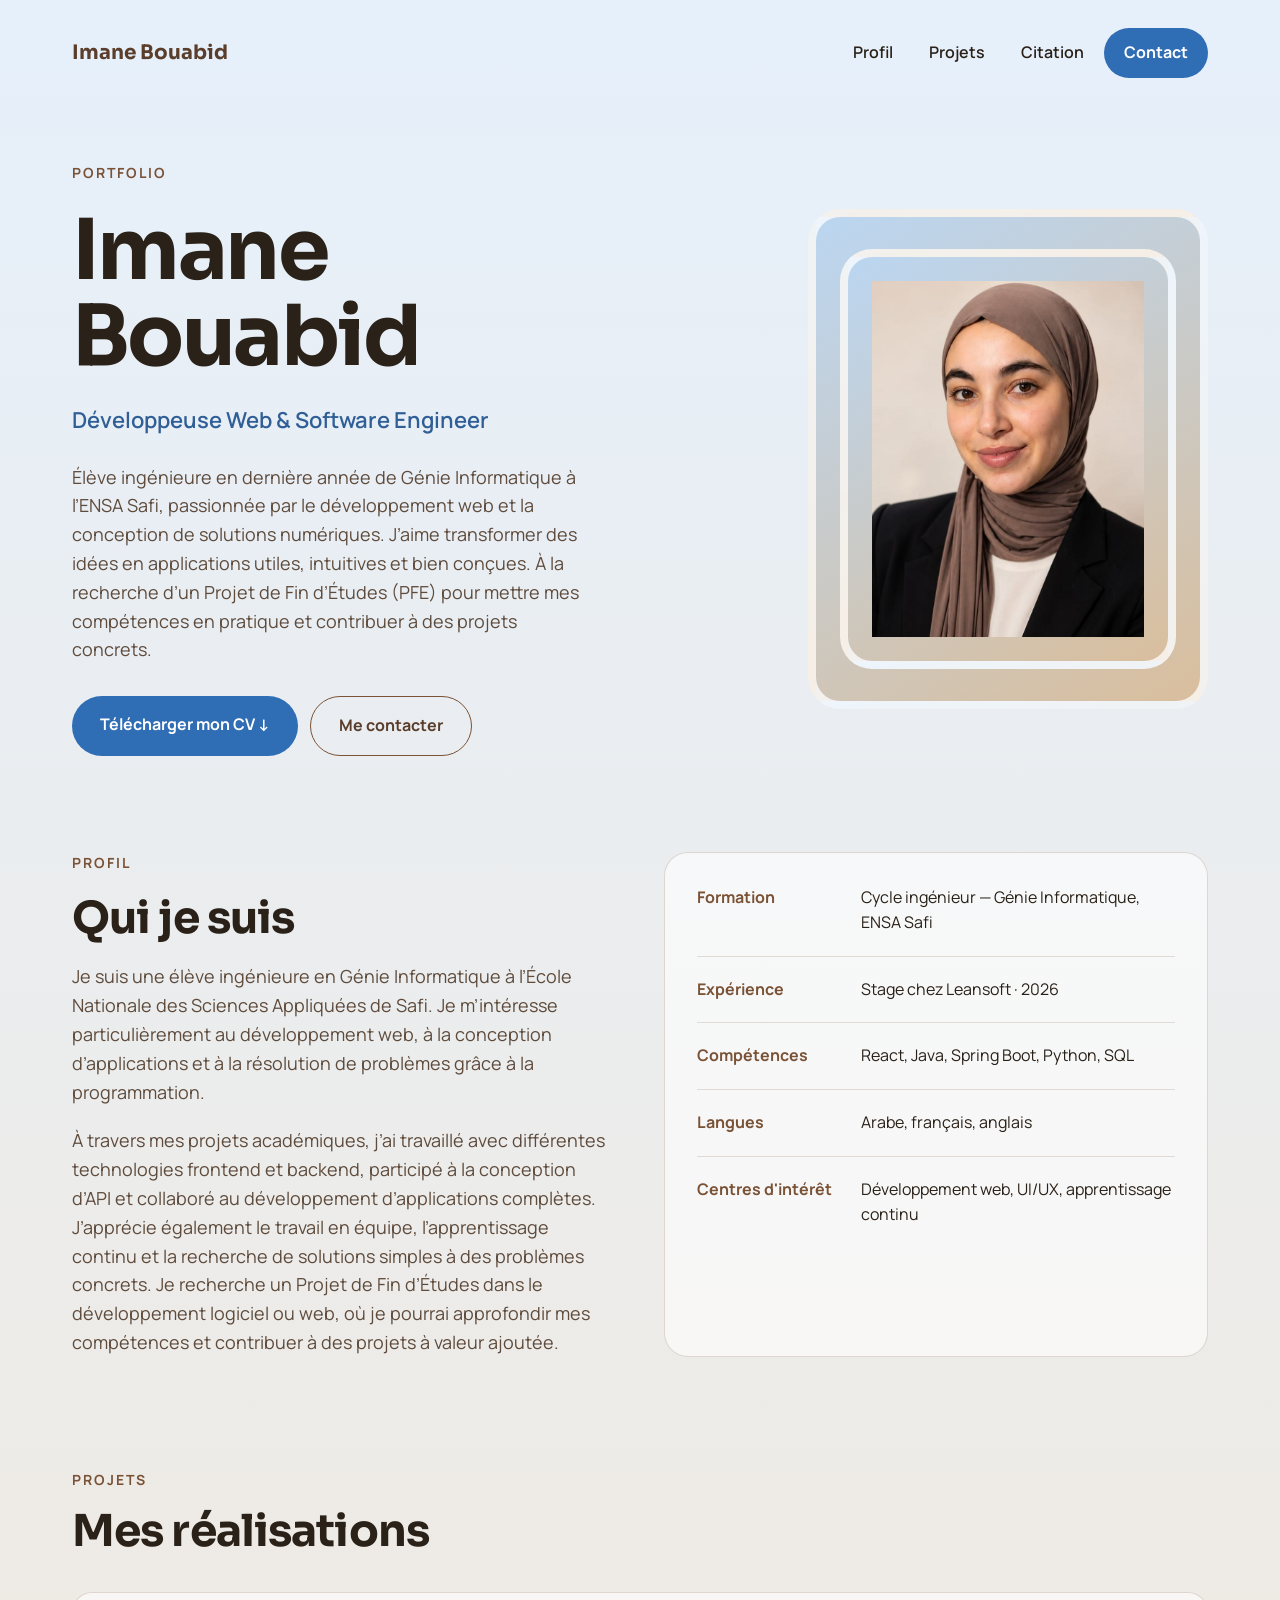
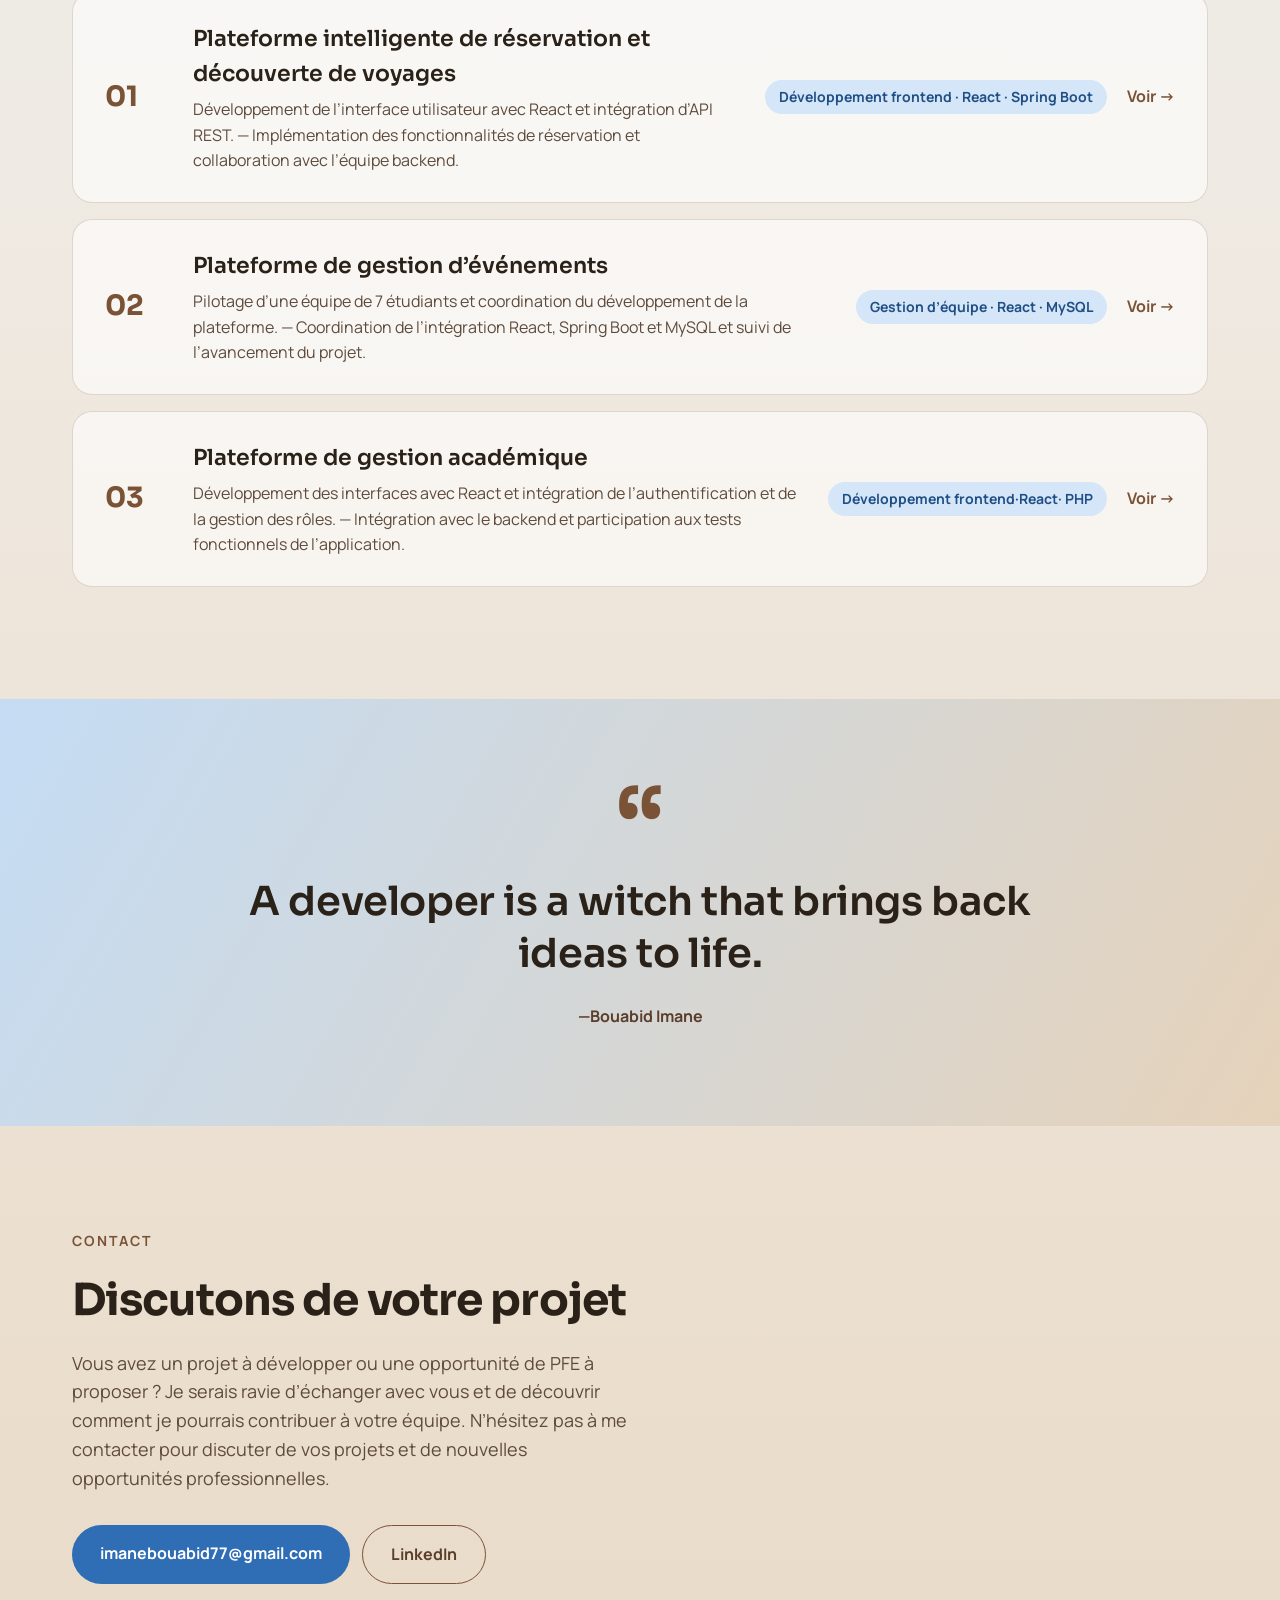
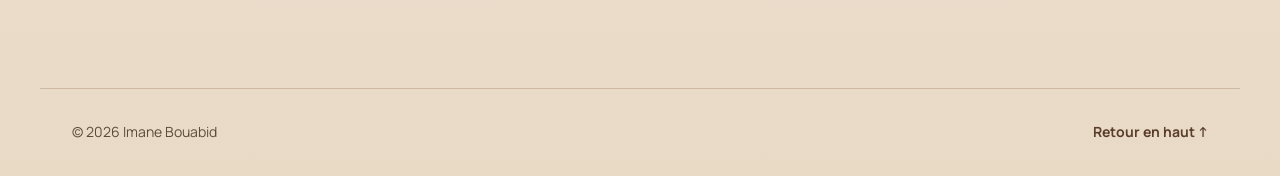
<file: index.html>
<!doctype html>
<html lang="fr">
<head>
  <meta charset="utf-8">
  <meta name="viewport" content="width=device-width, initial-scale=1">
  <title>Portfolio – Imane Bouabid</title>
  <link rel="preconnect" href="https://fonts.googleapis.com">
  <link rel="preconnect" href="https://fonts.gstatic.com" crossorigin>
  <link rel="stylesheet" href="https://fonts.googleapis.com/css2?family=Sora:wght@500;600;700&family=Manrope:wght@400;500;600;700&display=swap">
  <link rel="stylesheet" href="style.css">
</head>


  <header class="conteneur entete">
    <a href="#accueil" class="logo">Imane Bouabid</a>
    <nav aria-label="Navigation principale" class="menu">
      <a href="#profil">Profil</a>
      <a href="#projets">Projets</a>
      <a href="#citation">Citation</a>
      <a href="#contact" class="bouton-menu">Contact</a>
    </nav>
  </header>

  <main>

    <!-- ACCUEIL : nom à gauche, photo à droite -->
    <section id="accueil" class="conteneur accueil">
      <div class="accueil-texte">
        <span class="etiquette">Portfolio</span>
        <h1>Imane<br>Bouabid</h1>
        <p class="metier">Développeuse Web & Software Engineer</p>
        <p class="intro">Élève ingénieure en dernière année de Génie Informatique à l’ENSA Safi, passionnée par le développement web et la conception de solutions numériques. J’aime transformer des idées en applications utiles, intuitives et bien conçues.

À la recherche d’un Projet de Fin d’Études (PFE) pour mettre mes compétences en pratique et contribuer à des projets concrets.</p>
        <div class="boutons">
          <a href="CV.pdf" class="bouton bouton-plein" download>Télécharger mon CV ↓</a>
          <a href="#contact" class="bouton bouton-contour">Me contacter</a>
        </div>
      </div>

      <!-- Pour votre photo : <img src="photo.jpg" alt="Portrait de [Prénom Nom]" class="photo"> -->
      <div class="photo"><img src="photo.jpeg" alt="Portrait de [Prénom Nom]" class="photo"></div>
    </section>

    <!-- PROFIL -->
    <section id="profil" class="conteneur profil">
      <div class="profil-texte">
        <span class="etiquette">Profil</span>
        <h2>Qui je suis</h2>
        <p>Je suis une élève ingénieure en Génie Informatique à l’École Nationale des Sciences Appliquées de Safi. Je m’intéresse particulièrement au développement web, à la conception d’applications et à la résolution de problèmes grâce à la programmation.</p>
        <p>À travers mes projets académiques, j’ai travaillé avec différentes technologies frontend et backend, participé à la conception d’API et collaboré au développement d’applications complètes. J’apprécie également le travail en équipe, l’apprentissage continu et la recherche de solutions simples à des problèmes concrets.

Je recherche un Projet de Fin d’Études dans le développement logiciel ou web, où je pourrai approfondir mes compétences et contribuer à des projets à valeur ajoutée.</p>
      </div>

      <dl class="fiche">
        <div><dt>Formation</dt><dd>Cycle ingénieur — Génie Informatique, ENSA Safi</dd></div>
        <div><dt>Expérience</dt><dd>Stage chez Leansoft · 2026</dd></div>
        <div><dt>Compétences</dt><dd>React, Java, Spring Boot, Python, SQL</dd></div>
        <div><dt>Langues</dt><dd>Arabe, français, anglais</dd></div>
        <div><dt>Centres d'intérêt</dt><dd>Développement web, UI/UX, apprentissage continu</dd></div>
      </dl>
    </section>

    <!-- PROJETS -->
    <section id="projets" class="conteneur projets">
      <span class="etiquette">Projets</span>
      <h2>Mes réalisations</h2>

      <div class="liste-projets">
        <a href="#" class="projet">
          <span class="numero">01</span>
          <div class="projet-texte">
            <h3>Plateforme intelligente de réservation et découverte de voyages</h3>
            <p>Développement de l’interface utilisateur avec React et intégration d’API REST.
— Implémentation des fonctionnalités de réservation et collaboration avec l’équipe backend.
</p>
          </div>
          <div class="projet-infos">
            <span class="pastille">Développement frontend · React · Spring Boot</span>
            <span class="voir">Voir →</span>
          </div>
        </a>

        <a href="https://github.com/Imane-Bouabid/gestion-des-evenements" class="projet">
          <span class="numero">02</span>
          <div class="projet-texte">
            <h3>Plateforme de gestion d’événements</h3>
            <p>Pilotage d’une équipe de 7 étudiants et coordination du développement de la plateforme.
— Coordination de l’intégration React, Spring Boot et MySQL et suivi de l’avancement du projet.</p>
          </div>
          <div class="projet-infos">
            <span class="pastille">Gestion d’équipe · React · MySQL</span>
            <span class="voir">Voir →</span>
          </div>
        </a>

        <a href="https://github.com/Imane-Bouabid/Gestion-academique" class="projet">
          <span class="numero">03</span>
          <div class="projet-texte">
            <h3>Plateforme de gestion académique</h3>
            <p>Développement des interfaces avec React et intégration de l’authentification et de la gestion des rôles.
— Intégration avec le backend et participation aux tests fonctionnels de l’application.</p>
          </div>
          <div class="projet-infos">
            <span class="pastille">Développement frontend·React· PHP</span>
            <span class="voir">Voir →</span>
          </div>
        </a>
      </div>
    </section>

    <!-- CITATION -->
    <section id="citation" class="citation">
      <figure>
        <span class="guillemet" aria-hidden="true">“</span>
        <blockquote>A developer is a witch that brings back ideas to life.</blockquote>
        <figcaption>—Bouabid Imane</figcaption>
      </figure>
    </section>

    <!-- CONTACT -->
    <section id="contact" class="conteneur contact">
      <span class="etiquette">Contact</span>
      <h2>Discutons de votre projet</h2>
      <p>Vous avez un projet à développer ou une opportunité de PFE à proposer ? Je serais ravie d’échanger avec vous et de découvrir comment je pourrais contribuer à votre équipe.

N’hésitez pas à me contacter pour discuter de vos projets et de nouvelles opportunités professionnelles.</p>
      <div class="boutons">
        <a href="mailto:imanebouabid77@gmail.com" class="bouton bouton-plein">imanebouabid77@gmail.com</a>
        <a href="https://www.linkedin.com/in/imane-bouabid-7335a227b/" class="bouton bouton-contour">LinkedIn</a>
      </div>
    </section>

  </main>

  <footer class="conteneur pied">
    <span>© 2026 Imane Bouabid</span>
    <a href="#accueil">Retour en haut ↑</a>
  </footer>

</body>
</html>
</file>
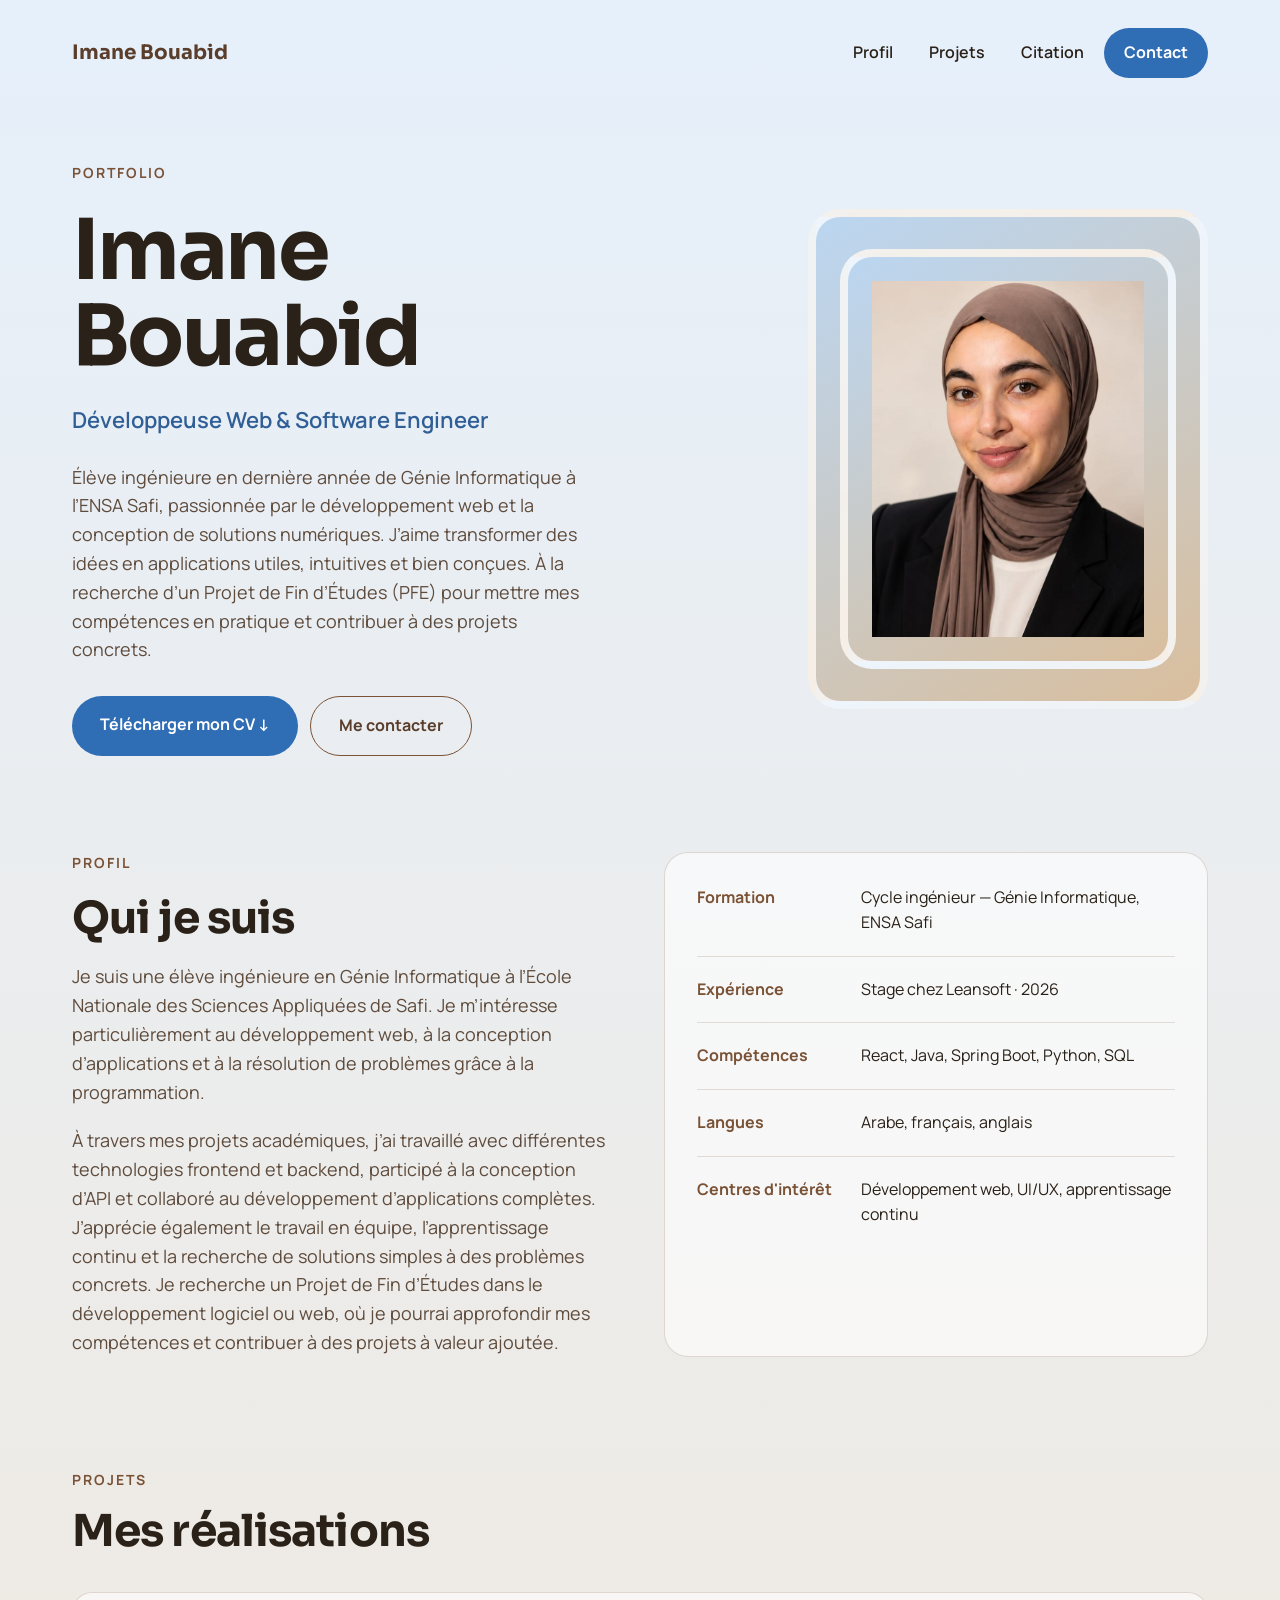
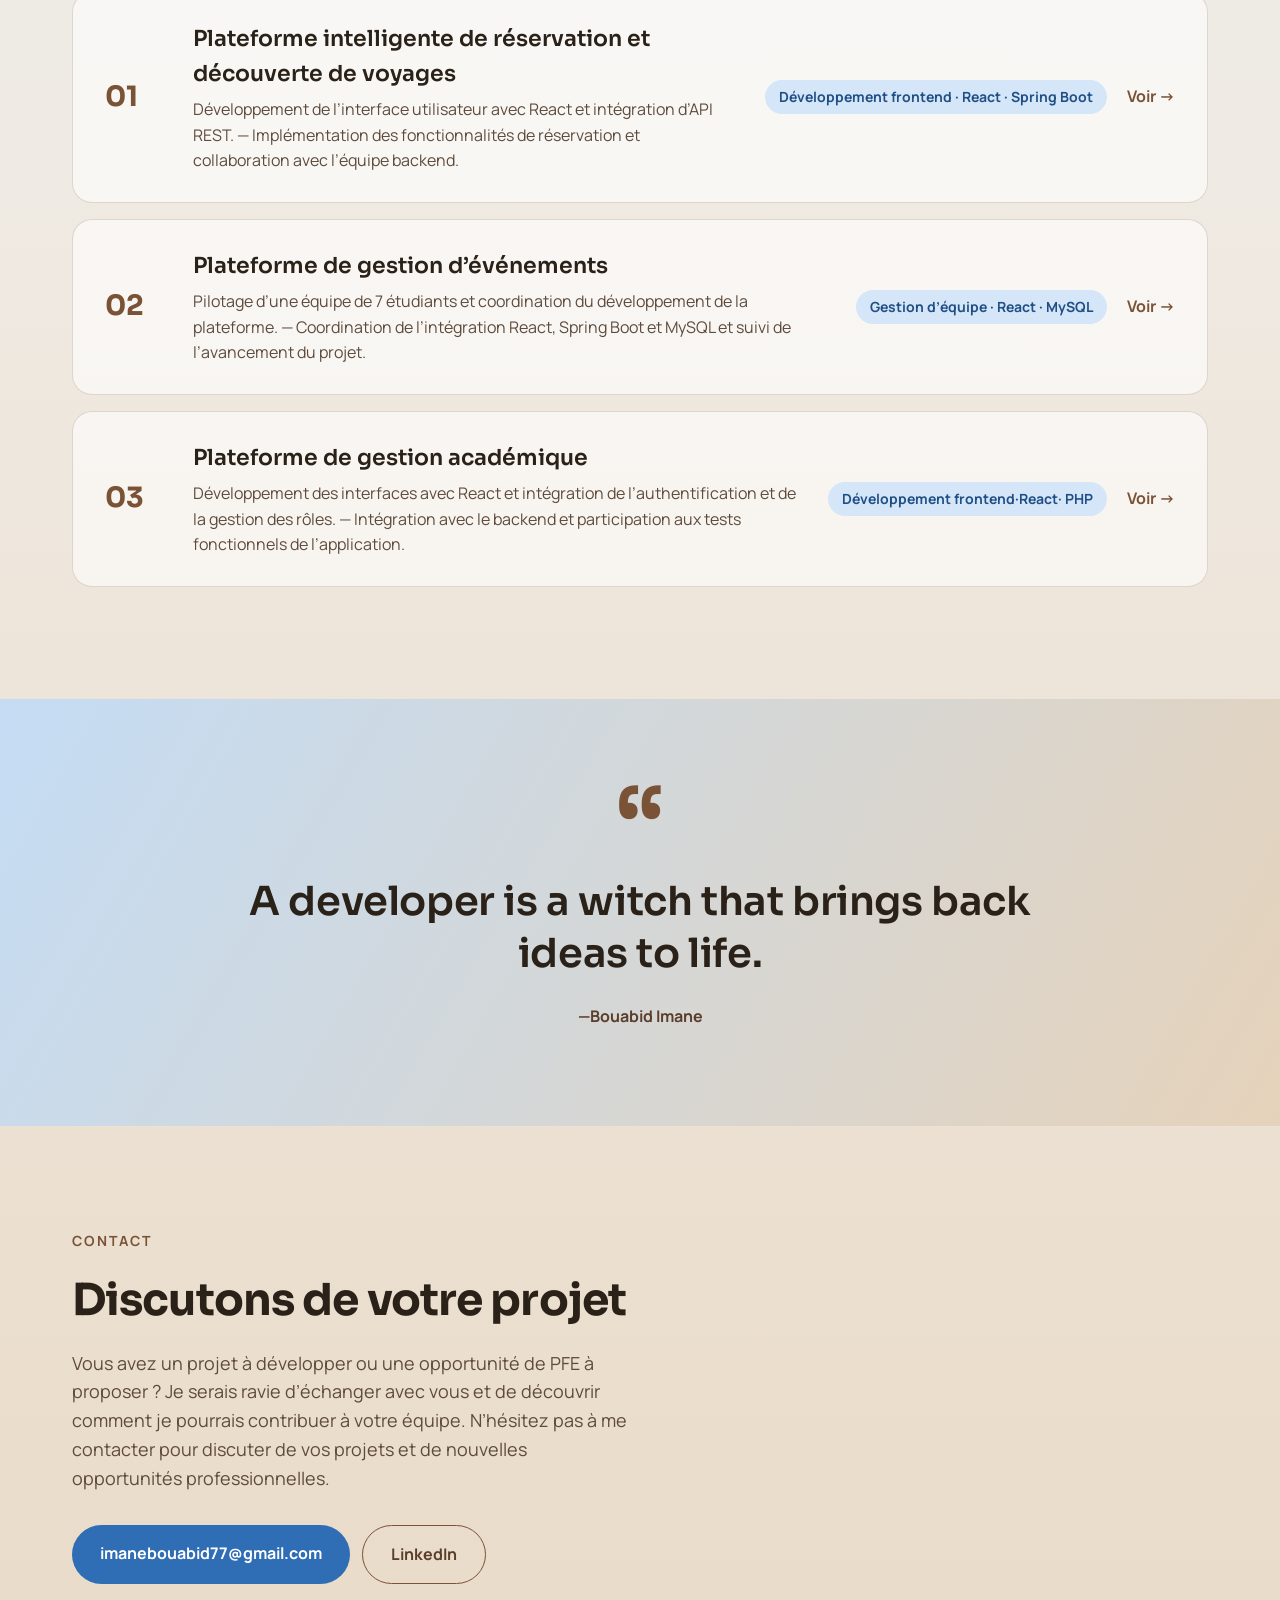
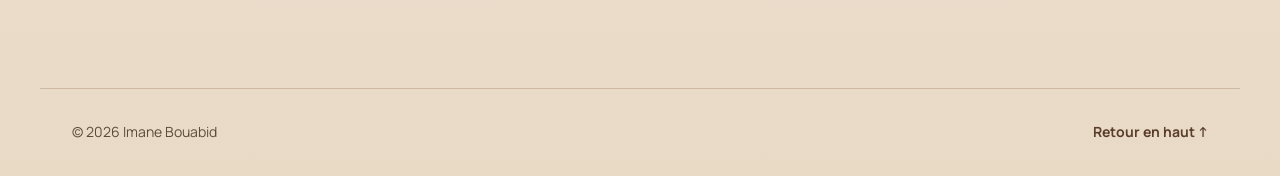
<file: page.html>
<!doctype html>
<html lang="fr">
<head>
  <meta charset="utf-8">
  <meta name="viewport" content="width=device-width, initial-scale=1">
  <title>Portfolio – Imane Bouabid</title>
  <link rel="preconnect" href="https://fonts.googleapis.com">
  <link rel="preconnect" href="https://fonts.gstatic.com" crossorigin>
  <link rel="stylesheet" href="https://fonts.googleapis.com/css2?family=Sora:wght@500;600;700&family=Manrope:wght@400;500;600;700&display=swap">
  <link rel="stylesheet" href="style.css">
</head>


  <header class="conteneur entete">
    <a href="#accueil" class="logo">Imane Bouabid</a>
    <nav aria-label="Navigation principale" class="menu">
      <a href="#profil">Profil</a>
      <a href="#projets">Projets</a>
      <a href="#citation">Citation</a>
      <a href="#contact" class="bouton-menu">Contact</a>
    </nav>
  </header>

  <main>

    <!-- ACCUEIL : nom à gauche, photo à droite -->
    <section id="accueil" class="conteneur accueil">
      <div class="accueil-texte">
        <span class="etiquette">Portfolio</span>
        <h1>Imane<br>Bouabid</h1>
        <p class="metier">Développeuse Web & Software Engineer</p>
        <p class="intro">Élève ingénieure en dernière année de Génie Informatique à l’ENSA Safi, passionnée par le développement web et la conception de solutions numériques. J’aime transformer des idées en applications utiles, intuitives et bien conçues.

À la recherche d’un Projet de Fin d’Études (PFE) pour mettre mes compétences en pratique et contribuer à des projets concrets.</p>
        <div class="boutons">
          <a href="CV.pdf" class="bouton bouton-plein" download>Télécharger mon CV ↓</a>
          <a href="#contact" class="bouton bouton-contour">Me contacter</a>
        </div>
      </div>

      <!-- Pour votre photo : <img src="photo.jpg" alt="Portrait de [Prénom Nom]" class="photo"> -->
      <div class="photo"><img src="photo.jpeg" alt="Portrait de [Prénom Nom]" class="photo"></div>
    </section>

    <!-- PROFIL -->
    <section id="profil" class="conteneur profil">
      <div class="profil-texte">
        <span class="etiquette">Profil</span>
        <h2>Qui je suis</h2>
        <p>Je suis une élève ingénieure en Génie Informatique à l’École Nationale des Sciences Appliquées de Safi. Je m’intéresse particulièrement au développement web, à la conception d’applications et à la résolution de problèmes grâce à la programmation.</p>
        <p>À travers mes projets académiques, j’ai travaillé avec différentes technologies frontend et backend, participé à la conception d’API et collaboré au développement d’applications complètes. J’apprécie également le travail en équipe, l’apprentissage continu et la recherche de solutions simples à des problèmes concrets.

Je recherche un Projet de Fin d’Études dans le développement logiciel ou web, où je pourrai approfondir mes compétences et contribuer à des projets à valeur ajoutée.</p>
      </div>

      <dl class="fiche">
        <div><dt>Formation</dt><dd>Cycle ingénieur — Génie Informatique, ENSA Safi</dd></div>
        <div><dt>Expérience</dt><dd>Stage chez Leansoft · 2026</dd></div>
        <div><dt>Compétences</dt><dd>React, Java, Spring Boot, Python, SQL</dd></div>
        <div><dt>Langues</dt><dd>Arabe, français, anglais</dd></div>
        <div><dt>Centres d'intérêt</dt><dd>Développement web, UI/UX, apprentissage continu</dd></div>
      </dl>
    </section>

    <!-- PROJETS -->
    <section id="projets" class="conteneur projets">
      <span class="etiquette">Projets</span>
      <h2>Mes réalisations</h2>

      <div class="liste-projets">
        <a href="#" class="projet">
          <span class="numero">01</span>
          <div class="projet-texte">
            <h3>Plateforme intelligente de réservation et découverte de voyages</h3>
            <p>Développement de l’interface utilisateur avec React et intégration d’API REST.
— Implémentation des fonctionnalités de réservation et collaboration avec l’équipe backend.
</p>
          </div>
          <div class="projet-infos">
            <span class="pastille">Développement frontend · React · Spring Boot</span>
            <span class="voir">Voir →</span>
          </div>
        </a>

        <a href="https://github.com/Imane-Bouabid/gestion-des-evenements" class="projet">
          <span class="numero">02</span>
          <div class="projet-texte">
            <h3>Plateforme de gestion d’événements</h3>
            <p>Pilotage d’une équipe de 7 étudiants et coordination du développement de la plateforme.
— Coordination de l’intégration React, Spring Boot et MySQL et suivi de l’avancement du projet.</p>
          </div>
          <div class="projet-infos">
            <span class="pastille">Gestion d’équipe · React · MySQL</span>
            <span class="voir">Voir →</span>
          </div>
        </a>

        <a href="https://github.com/Imane-Bouabid/Gestion-academique" class="projet">
          <span class="numero">03</span>
          <div class="projet-texte">
            <h3>Plateforme de gestion académique</h3>
            <p>Développement des interfaces avec React et intégration de l’authentification et de la gestion des rôles.
— Intégration avec le backend et participation aux tests fonctionnels de l’application.</p>
          </div>
          <div class="projet-infos">
            <span class="pastille">Développement frontend·React· PHP</span>
            <span class="voir">Voir →</span>
          </div>
        </a>
      </div>
    </section>

    <!-- CITATION -->
    <section id="citation" class="citation">
      <figure>
        <span class="guillemet" aria-hidden="true">“</span>
        <blockquote>A developer is a witch that brings back ideas to life.</blockquote>
        <figcaption>—Bouabid Imane</figcaption>
      </figure>
    </section>

    <!-- CONTACT -->
    <section id="contact" class="conteneur contact">
      <span class="etiquette">Contact</span>
      <h2>Discutons de votre projet</h2>
      <p>Vous avez un projet à développer ou une opportunité de PFE à proposer ? Je serais ravie d’échanger avec vous et de découvrir comment je pourrais contribuer à votre équipe.

N’hésitez pas à me contacter pour discuter de vos projets et de nouvelles opportunités professionnelles.</p>
      <div class="boutons">
        <a href="mailto:imanebouabid77@gmail.com" class="bouton bouton-plein">imanebouabid77@gmail.com</a>
        <a href="https://www.linkedin.com/in/imane-bouabid-7335a227b/" class="bouton bouton-contour">LinkedIn</a>
      </div>
    </section>

  </main>

  <footer class="conteneur pied">
    <span>© 2026 Imane Bouabid</span>
    <a href="#accueil">Retour en haut ↑</a>
  </footer>

</body>
</html>
</file>
<file: style.css>
/* ---------- Variables : palette bleu clair / brun clair ---------- */
:root {
  --bleu: #2F6DB5;
  --bleu-texte: #2F5F96;
  --bleu-pastille-fond: #D5E6F8;
  --bleu-pastille-texte: #1F4F85;
  --brun: #7A5236;
  --brun-fonce: #5A3E2B;
  --encre: #2A2118;
  --texte-doux: #5E4B3C;
  --carte: rgba(255, 255, 255, 0.6);
  --bordure: rgba(122, 82, 54, 0.2);
}

/* ---------- Base ---------- */
* { box-sizing: border-box; }

html { scroll-behavior: smooth; }

body {
  margin: 0;
  font-family: "Manrope", sans-serif;
  line-height: 1.6;
  color: var(--encre);
  /* dégradé de la page : bleu clair vers brun clair */
  background: linear-gradient(180deg, #E6F0FB 0%, #EFEAE3 52%, #E9DAC6 100%);
}

a { color: inherit; text-decoration: none; }
a:hover { opacity: 0.8; }

h1, h2, h3 {
  font-family: "Sora", sans-serif;
  margin: 0;
}

p { margin: 0; }

.conteneur {
  max-width: 1200px;
  margin: 0 auto;
  padding-left: 32px;
  padding-right: 32px;
}

.etiquette {
  font-size: 14px;
  font-weight: 700;
  letter-spacing: 0.14em;
  text-transform: uppercase;
  color: var(--brun);
}

h2 {
  font-size: clamp(30px, 4.5vw, 44px);
  line-height: 1.1;
  letter-spacing: -0.02em;
}

/* ---------- En-tête ---------- */
.entete {
  display: flex;
  flex-wrap: wrap;
  align-items: center;
  justify-content: space-between;
  gap: 16px;
  padding-top: 28px;
  padding-bottom: 28px;
}

.logo {
  font-family: "Sora", sans-serif;
  font-weight: 700;
  font-size: 20px;
  color: var(--brun-fonce);
}

.menu {
  display: flex;
  flex-wrap: wrap;
  gap: 4px;
}

.menu a {
  padding: 12px 16px;
  font-weight: 600;
}

.menu .bouton-menu {
  padding: 12px 20px;
  font-weight: 700;
  background: var(--bleu);
  color: #fff;
  border-radius: 999px;
}

/* ---------- Boutons ---------- */
.boutons {
  display: flex;
  flex-wrap: wrap;
  gap: 12px;
  padding-top: 8px;
}

.bouton {
  padding: 16px 28px;
  font-weight: 700;
  border-radius: 999px;
}

.bouton-plein {
  background: var(--bleu);
  color: #fff;
}

.bouton-contour {
  border: 1.5px solid var(--brun);
  color: var(--brun-fonce);
}

/* ---------- Accueil ---------- */
.accueil {
  display: flex;
  flex-wrap: wrap;
  align-items: center;
  gap: 56px;
  padding-top: 56px;
  padding-bottom: 96px;
}

.accueil-texte {
  flex: 1 1 460px;
  min-width: 0;
  display: flex;
  flex-direction: column;
  gap: 24px;
}

.accueil h1 {
  font-size: clamp(42px, 7vw, 84px);
  line-height: 1.02;
  letter-spacing: -0.03em;
}

.metier {
  font-size: 22px;
  font-weight: 600;
  color: var(--bleu-texte);
}

.intro {
  font-size: 18px;
  color: var(--texte-doux);
  max-width: 520px;
}

.photo {
  flex: 0 1 400px;
  min-width: 260px;
  aspect-ratio: 4 / 5;
  object-fit: cover;
  background: linear-gradient(150deg, #BBD6F1 0%, #D9BE9D 100%);
  border: 8px solid rgba(255, 255, 255, 0.75);
  border-radius: 32px;
  display: flex;
  align-items: center;
  justify-content: center;
  text-align: center;
  padding: 24px;
  color: var(--brun-fonce);
  font-weight: 600;
}

/* ---------- Profil ---------- */
.profil {
  display: flex;
  flex-wrap: wrap;
  gap: 48px;
  padding-bottom: 112px;
}

.profil-texte {
  flex: 1 1 380px;
  min-width: 0;
  display: flex;
  flex-direction: column;
  gap: 20px;
}

.profil-texte p {
  font-size: 18px;
  color: var(--texte-doux);
}

.fiche {
  flex: 1 1 380px;
  min-width: 0;
  margin: 0;
  padding: 12px 32px;
  background: var(--carte);
  border: 1px solid var(--bordure);
  border-radius: 24px;
}

.fiche > div {
  display: flex;
  flex-wrap: wrap;
  gap: 4px 24px;
  padding: 20px 0;
  border-bottom: 1px solid rgba(122, 82, 54, 0.18);
}

.fiche > div:last-child { border-bottom: none; }

.fiche dt {
  flex: 0 0 140px;
  font-weight: 700;
  color: var(--brun);
}

.fiche dd {
  flex: 1 1 180px;
  min-width: 0;
  margin: 0;
}

/* ---------- Projets ---------- */
.projets {
  display: flex;
  flex-direction: column;
  align-items: flex-start;
  gap: 16px;
  padding-bottom: 112px;
}

.liste-projets {
  align-self: stretch;
  display: flex;
  flex-direction: column;
  gap: 16px;
  margin-top: 20px;
}

.projet {
  display: flex;
  flex-wrap: wrap;
  align-items: center;
  gap: 16px 32px;
  padding: 28px 32px;
  background: var(--carte);
  border: 1px solid var(--bordure);
  border-radius: 20px;
  transition: transform 0.2s ease, box-shadow 0.2s ease;
}

.projet:hover {
  opacity: 1;
  transform: translateY(-3px);
  box-shadow: 0 10px 24px rgba(90, 62, 43, 0.12);
}

.numero {
  flex: 0 0 56px;
  font-family: "Sora", sans-serif;
  font-weight: 700;
  font-size: 28px;
  color: var(--brun);
}

.projet-texte {
  flex: 1 1 320px;
  min-width: 0;
  display: flex;
  flex-direction: column;
  gap: 6px;
}

.projet-texte h3 {
  font-weight: 600;
  font-size: 22px;
}

.projet-texte p { color: var(--texte-doux); }

.projet-infos {
  display: flex;
  flex-wrap: wrap;
  align-items: center;
  gap: 12px 20px;
}

.pastille {
  padding: 6px 14px;
  border-radius: 999px;
  background: var(--bleu-pastille-fond);
  color: var(--bleu-pastille-texte);
  font-size: 14px;
  font-weight: 700;
}

.voir {
  font-weight: 700;
  color: var(--brun);
}

/* ---------- Citation ---------- */
.citation {
  background: linear-gradient(120deg, #C4DCF4 0%, #E5D2BA 100%);
}

.citation figure {
  max-width: 900px;
  margin: 0 auto;
  padding: 96px 32px;
  display: flex;
  flex-direction: column;
  align-items: center;
  gap: 24px;
  text-align: center;
}

.guillemet {
  font-family: "Sora", sans-serif;
  font-weight: 700;
  font-size: 96px;
  line-height: 0.6;
  color: var(--brun);
}

.citation blockquote {
  margin: 0;
  font-family: "Sora", sans-serif;
  font-weight: 600;
  font-size: clamp(24px, 3.8vw, 40px);
  line-height: 1.3;
  letter-spacing: -0.01em;
}

.citation figcaption {
  font-weight: 700;
  color: var(--brun-fonce);
}

/* ---------- Contact ---------- */
.contact {
  display: flex;
  flex-direction: column;
  align-items: flex-start;
  gap: 24px;
  padding-top: 104px;
  padding-bottom: 104px;
}

.contact p {
  font-size: 18px;
  color: var(--texte-doux);
  max-width: 560px;
}

/* ---------- Pied de page ---------- */
.pied {
  display: flex;
  flex-wrap: wrap;
  justify-content: space-between;
  gap: 12px;
  padding-top: 32px;
  padding-bottom: 32px;
  font-size: 14px;
  color: var(--texte-doux);
  border-top: 1px solid rgba(122, 82, 54, 0.25);
}

.pied a {
  font-weight: 700;
  color: var(--brun-fonce);
}
</file>
